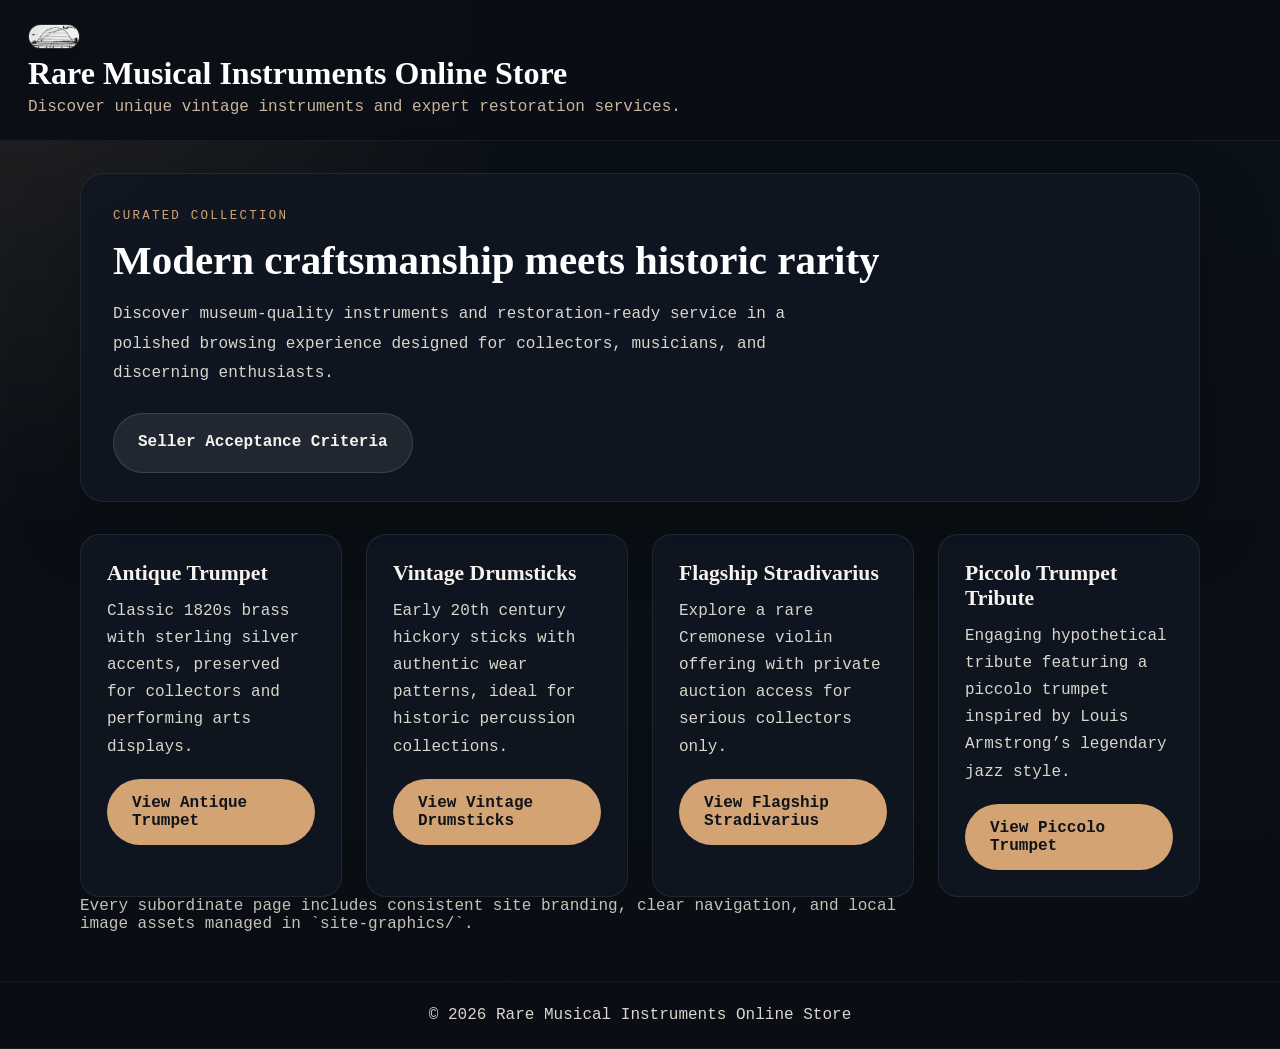
<file: index.html>
<!DOCTYPE html>
<html lang="en">
<head>
  <meta charset="UTF-8" />
  <meta name="viewport" content="width=device-width, initial-scale=1.0" />
  <title>Rare Musical Instruments Online Store</title>
  <link rel="stylesheet" href="styles.css" />
</head>
<body>
  <header>
    <div class="brand">
      <img src="site-graphics/trumpet-mute.jpg" alt="Rare Musical Instruments logo" class="site-logo" />
      <div class="brand-text">
        <h1>Rare Musical Instruments Online Store</h1>
        <p>Discover unique vintage instruments and expert restoration services.</p>
      </div>
    </div>
  </header>

  <main class="content">
    <section class="hero">
      <span class="eyebrow">Curated Collection</span>
      <h2>Modern craftsmanship meets historic rarity</h2>
      <p>Discover museum-quality instruments and restoration-ready service in a polished browsing experience designed for collectors, musicians, and discerning enthusiasts.</p>
      <p class="note" style="margin-top: 24px;">
        <a href="instrument-acceptance.html" class="button-link secondary-button">Seller Acceptance Criteria</a>
      </p>
    </section>

    <section class="featured-grid">
      <article class="card">
        <h3>Antique Trumpet</h3>
        <p>Classic 1820s brass with sterling silver accents, preserved for collectors and performing arts displays.</p>
        <a href="antique-trumpet.html" class="button-link primary-button">View Antique Trumpet</a>
      </article>
      <article class="card">
        <h3>Vintage Drumsticks</h3>
        <p>Early 20th century hickory sticks with authentic wear patterns, ideal for historic percussion collections.</p>
        <a href="drumsticks.html" class="button-link primary-button">View Vintage Drumsticks</a>
      </article>
      <article class="card">
        <h3>Flagship Stradivarius</h3>
        <p>Explore a rare Cremonese violin offering with private auction access for serious collectors only.</p>
        <a href="stradivarius.html" class="button-link primary-button">View Flagship Stradivarius</a>
      </article>
      <article class="card">
        <h3>Piccolo Trumpet Tribute</h3>
        <p>Engaging hypothetical tribute featuring a piccolo trumpet inspired by Louis Armstrong’s legendary jazz style.</p>
        <a href="piccolo-trumpet.html" class="button-link primary-button">View Piccolo Trumpet</a>
      </article>
    </section>

    <p class="note">Every subordinate page includes consistent site branding, clear navigation, and local image assets managed in `site-graphics/`.</p>
  </main>

  <footer>
    <p>© 2026 Rare Musical Instruments Online Store</p>
  </footer>
</body>
</html>
</file>
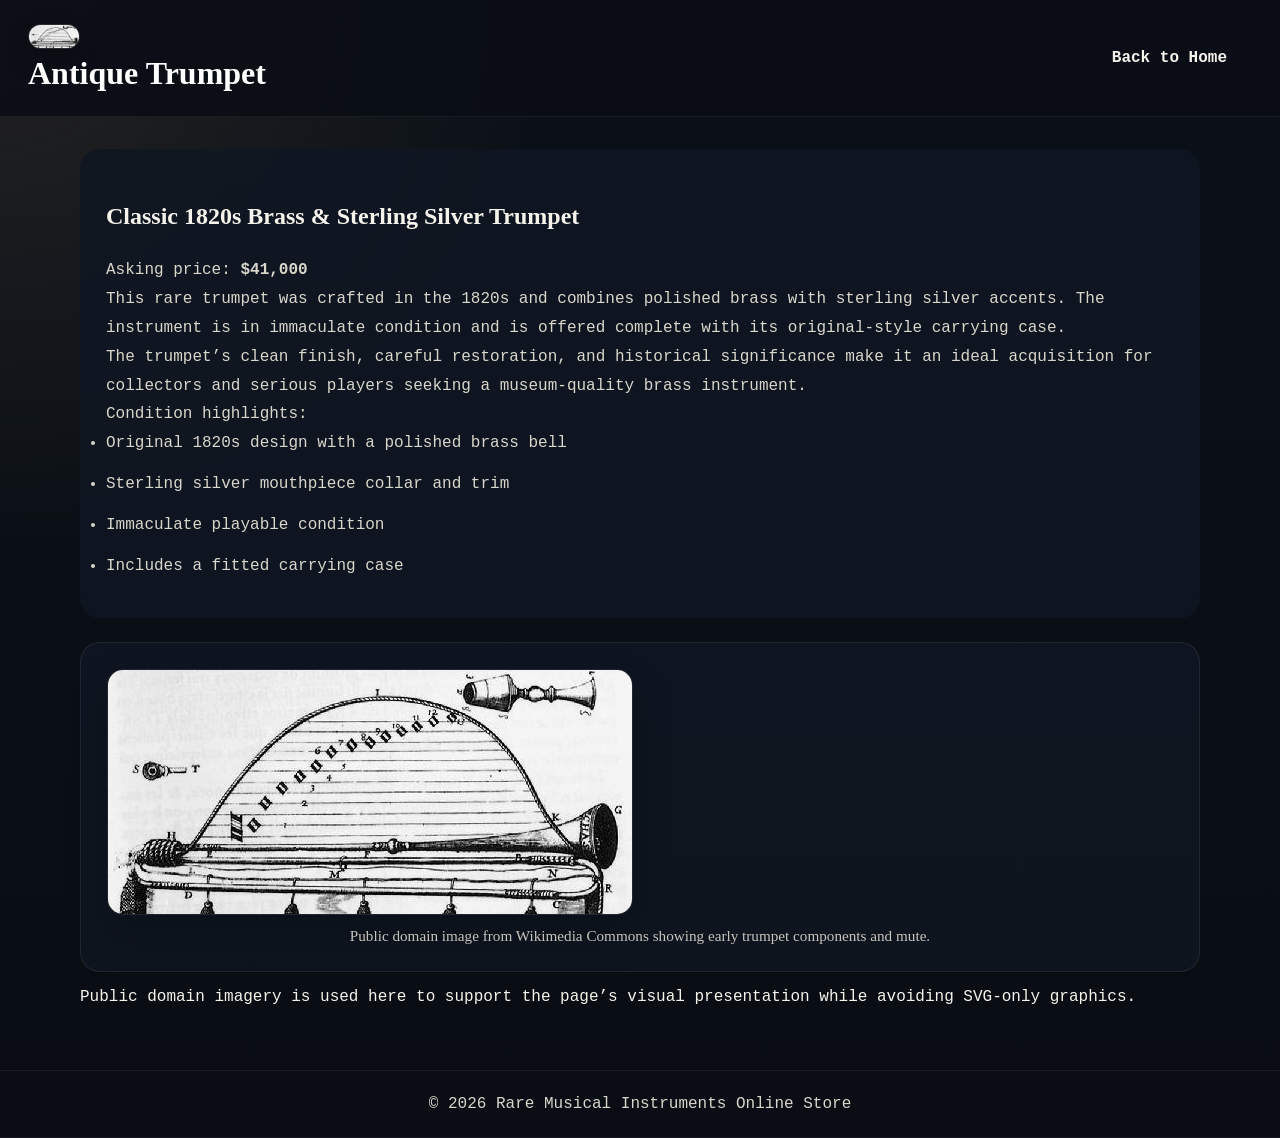
<file: antique-trumpet.html>
<!DOCTYPE html>
<html lang="en">
<head>
  <meta charset="UTF-8" />
  <meta name="viewport" content="width=device-width, initial-scale=1.0" />
  <title>Antique Trumpet | Rare Musical Instruments</title>
  <link rel="stylesheet" href="styles.css" />
</head>
<body>
  <header>
    <div class="brand">
      <img src="site-graphics/trumpet-mute.jpg" alt="Rare Musical Instruments logo" class="site-logo" />
      <div class="brand-text">
        <h1>Antique Trumpet</h1>
      </div>
    </div>
    <a href="index.html" class="button-link">Back to Home</a>
  </header>

  <main class="content">
    <section class="details">
      <h2>Classic 1820s Brass & Sterling Silver Trumpet</h2>
      <p>Asking price: <strong>$41,000</strong></p>
      <p>This rare trumpet was crafted in the 1820s and combines polished brass with sterling silver accents. The instrument is in immaculate condition and is offered complete with its original-style carrying case.</p>
      <p>The trumpet’s clean finish, careful restoration, and historical significance make it an ideal acquisition for collectors and serious players seeking a museum-quality brass instrument.</p>
      <p>Condition highlights:</p>
      <ul>
        <li>Original 1820s design with a polished brass bell</li>
        <li>Sterling silver mouthpiece collar and trim</li>
        <li>Immaculate playable condition</li>
        <li>Includes a fitted carrying case</li>
      </ul>
    </section>

    <section class="images">
      <div>
        <img src="site-graphics/trumpet-mute.jpg" alt="Public domain illustration of early trumpet components">
        <div class="caption">Public domain image from Wikimedia Commons showing early trumpet components and mute.</div>
      </div>
    </section>

    <p>Public domain imagery is used here to support the page’s visual presentation while avoiding SVG-only graphics.</p>
  </main>

  <footer>
    <p>© 2026 Rare Musical Instruments Online Store</p>
  </footer>
</body>
</html>
</file>
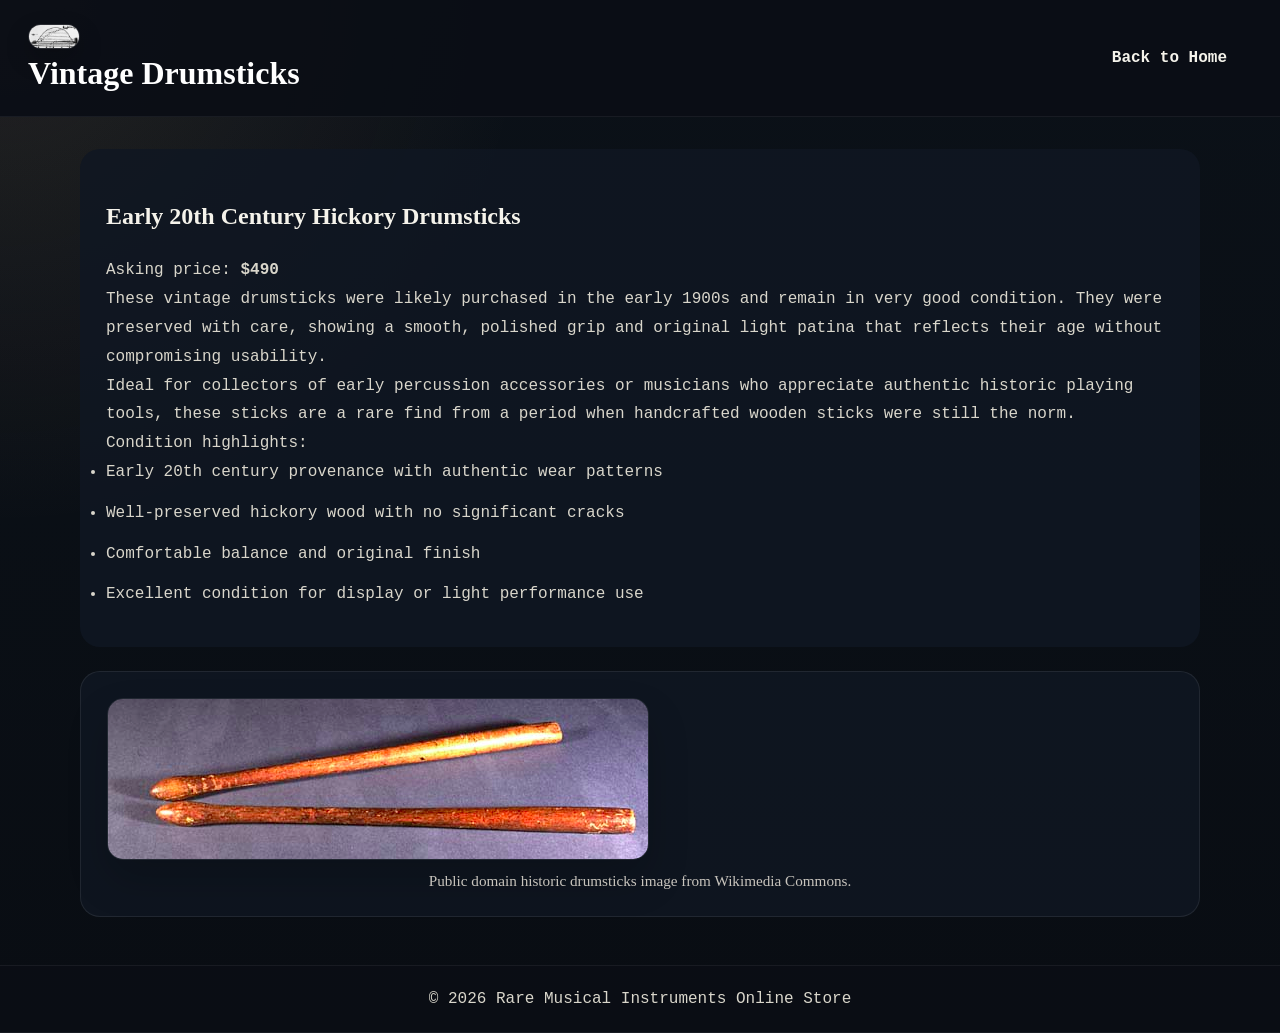
<file: drumsticks.html>
<!DOCTYPE html>
<html lang="en">
<head>
  <meta charset="UTF-8" />
  <meta name="viewport" content="width=device-width, initial-scale=1.0" />
  <title>Vintage Drumsticks | Rare Musical Instruments</title>
  <link rel="stylesheet" href="styles.css" />
</head>
<body>
  <header>
    <div class="brand">
      <img src="site-graphics/trumpet-mute.jpg" alt="Rare Musical Instruments logo" class="site-logo" />
      <div class="brand-text">
        <h1>Vintage Drumsticks</h1>
      </div>
    </div>
    <a href="index.html" class="button-link">Back to Home</a>
  </header>

  <main class="content">
    <section class="details">
      <h2>Early 20th Century Hickory Drumsticks</h2>
      <p>Asking price: <strong>$490</strong></p>
      <p>These vintage drumsticks were likely purchased in the early 1900s and remain in very good condition. They were preserved with care, showing a smooth, polished grip and original light patina that reflects their age without compromising usability.</p>
      <p>Ideal for collectors of early percussion accessories or musicians who appreciate authentic historic playing tools, these sticks are a rare find from a period when handcrafted wooden sticks were still the norm.</p>
      <p>Condition highlights:</p>
      <ul>
        <li>Early 20th century provenance with authentic wear patterns</li>
        <li>Well-preserved hickory wood with no significant cracks</li>
        <li>Comfortable balance and original finish</li>
        <li>Excellent condition for display or light performance use</li>
      </ul>
    </section>

    <section class="images">
      <div>
        <img src="site-graphics/drumsticks-1780.jpg" alt="Public domain image of historic drumsticks">
        <div class="caption">Public domain historic drumsticks image from Wikimedia Commons.</div>
      </div>
    </section>
  </main>

  <footer>
    <p>© 2026 Rare Musical Instruments Online Store</p>
  </footer>
</body>
</html>
</file>
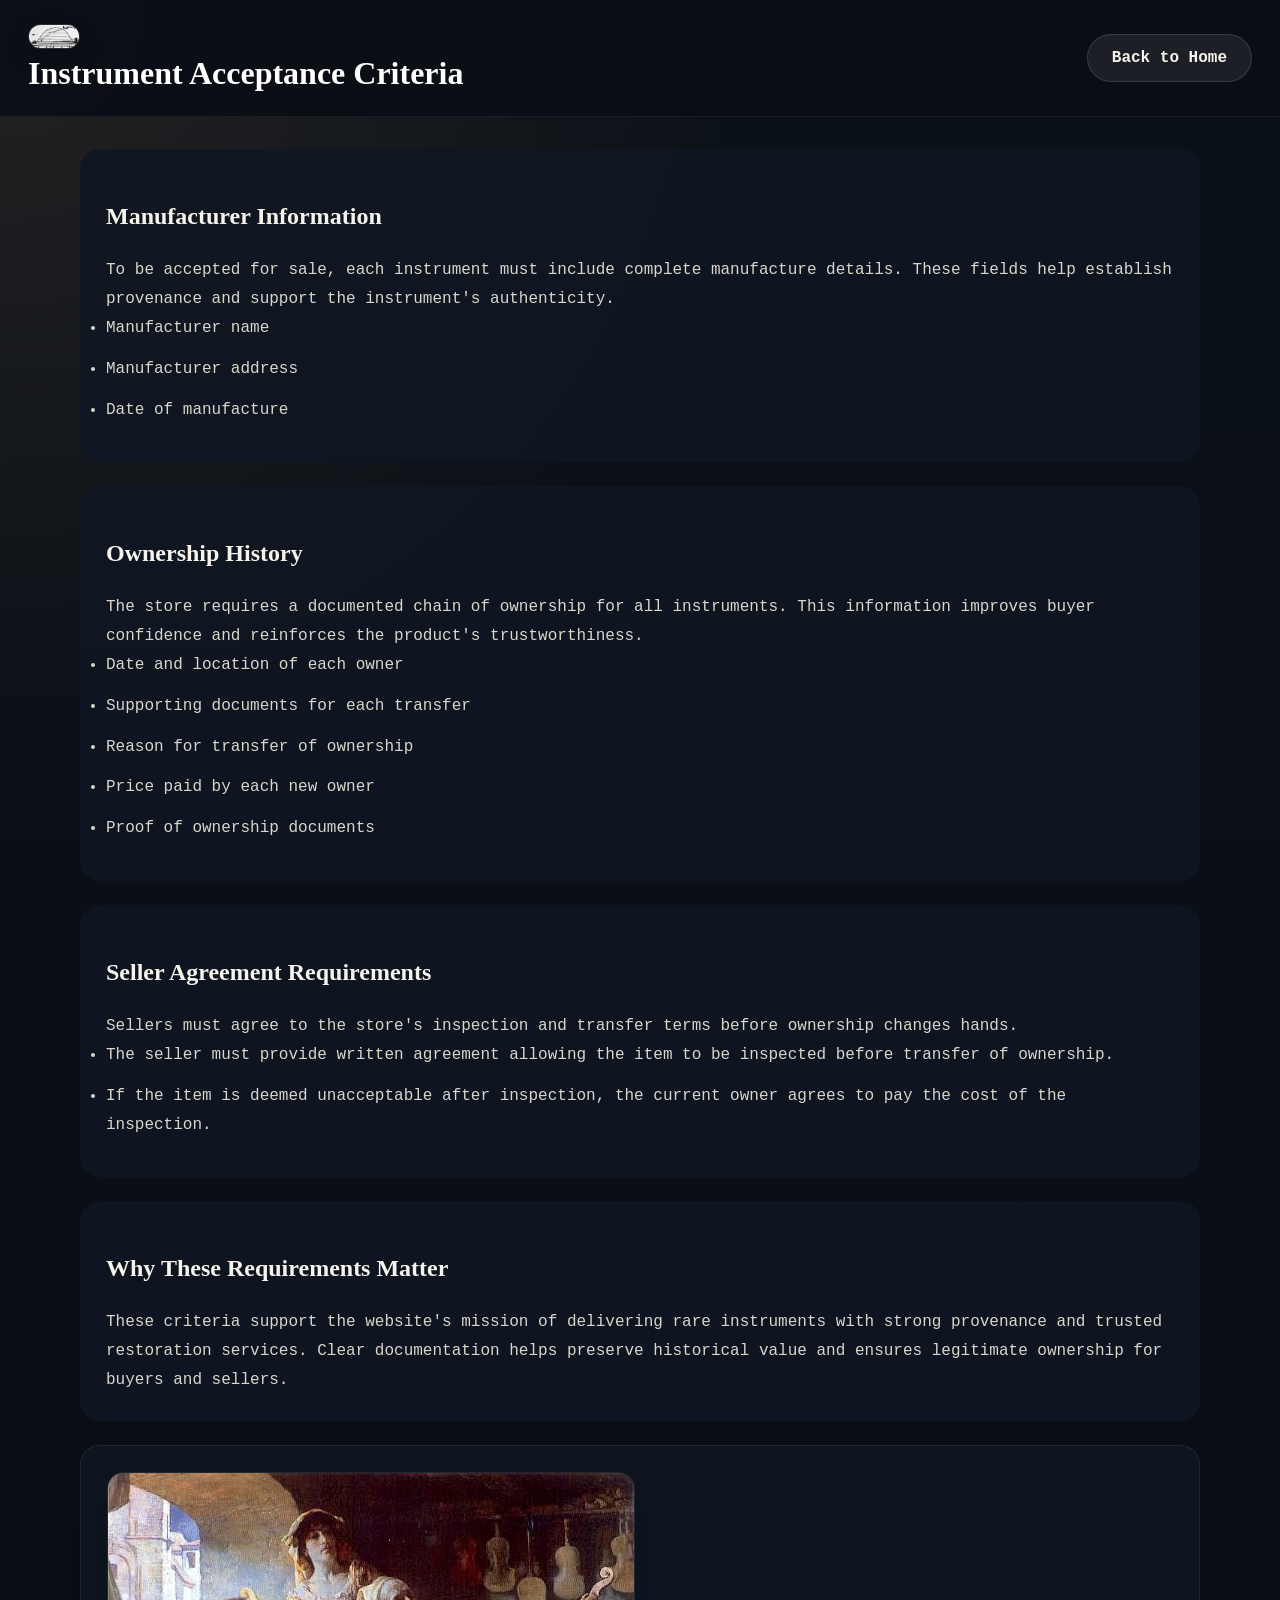
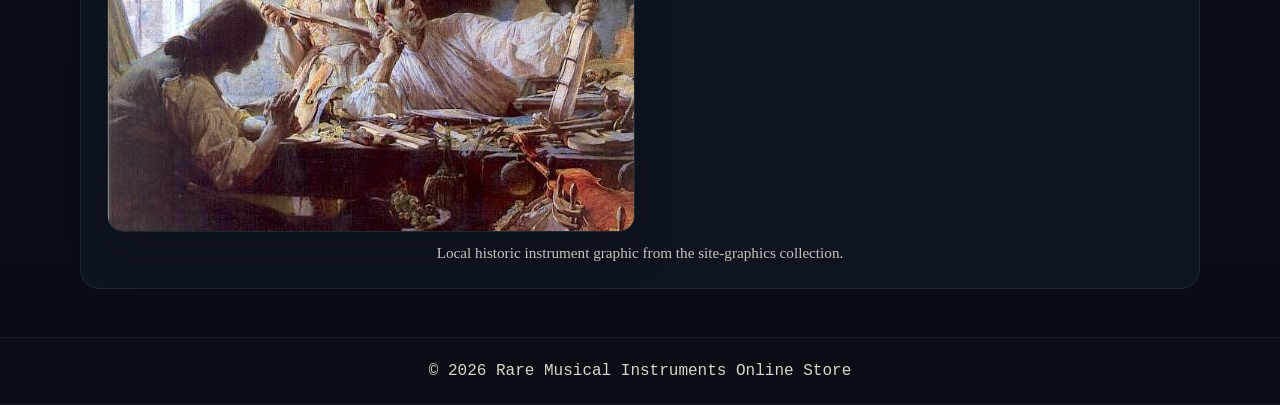
<file: instrument-acceptance.html>
<!DOCTYPE html>
<html lang="en">
<head>
  <meta charset="UTF-8" />
  <meta name="viewport" content="width=device-width, initial-scale=1.0" />
  <title>Instrument Acceptance Criteria | Rare Musical Instruments</title>
  <link rel="stylesheet" href="styles.css" />
</head>
<body>
  <header>
    <div class="brand">
      <img src="site-graphics/trumpet-mute.jpg" alt="Rare Musical Instruments logo" class="site-logo" />
      <div class="brand-text">
        <h1>Instrument Acceptance Criteria</h1>
      </div>
    </div>
    <a href="index.html" class="button-link secondary-button">Back to Home</a>
  </header>

  <main class="content">
    <section class="details">
      <h2>Manufacturer Information</h2>
      <p>To be accepted for sale, each instrument must include complete manufacture details. These fields help establish provenance and support the instrument's authenticity.</p>
      <ul>
        <li>Manufacturer name</li>
        <li>Manufacturer address</li>
        <li>Date of manufacture</li>
      </ul>
    </section>

    <section class="details">
      <h2>Ownership History</h2>
      <p>The store requires a documented chain of ownership for all instruments. This information improves buyer confidence and reinforces the product's trustworthiness.</p>
      <ul>
        <li>Date and location of each owner</li>
        <li>Supporting documents for each transfer</li>
        <li>Reason for transfer of ownership</li>
        <li>Price paid by each new owner</li>
        <li>Proof of ownership documents</li>
      </ul>
    </section>

    <section class="details">
      <h2>Seller Agreement Requirements</h2>
      <p>Sellers must agree to the store's inspection and transfer terms before ownership changes hands.</p>
      <ul>
        <li>The seller must provide written agreement allowing the item to be inspected before transfer of ownership.</li>
        <li>If the item is deemed unacceptable after inspection, the current owner agrees to pay the cost of the inspection.</li>
      </ul>
    </section>

    <section class="details">
      <h2>Why These Requirements Matter</h2>
      <p>These criteria support the website's mission of delivering rare instruments with strong provenance and trusted restoration services. Clear documentation helps preserve historical value and ensures legitimate ownership for buyers and sellers.</p>
    </section>

    <section class="images">
      <div>
        <img src="site-graphics/stradivari-portrait.jpg" alt="Portrait of a historic violin maker symbolizing provenance and craftsmanship">
        <div class="caption">Local historic instrument graphic from the site-graphics collection.</div>
      </div>
    </section>
  </main>

  <footer>
    <p>© 2026 Rare Musical Instruments Online Store</p>
  </footer>
</body>
</html>
</file>
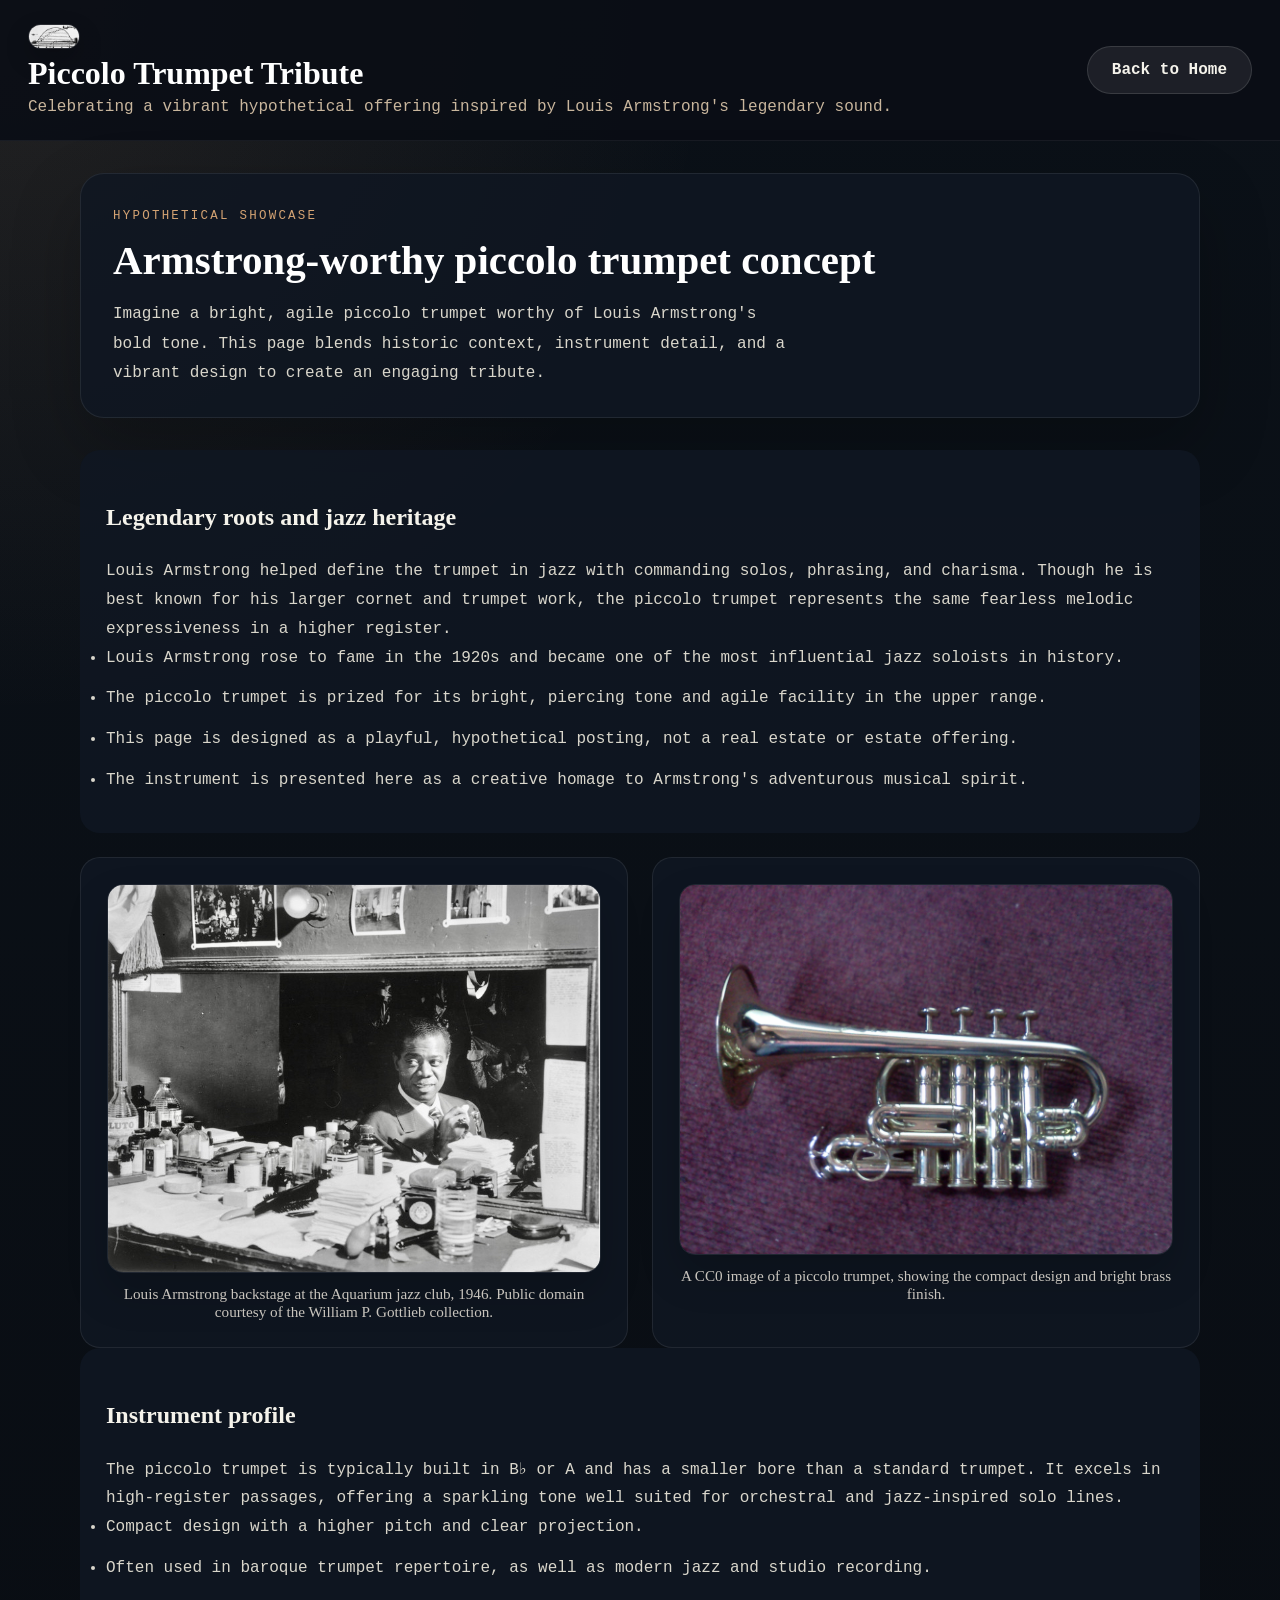
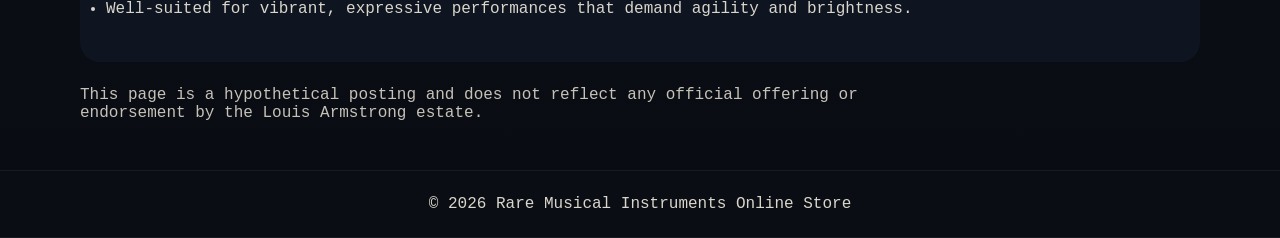
<file: piccolo-trumpet.html>
<!DOCTYPE html>
<html lang="en">
<head>
  <meta charset="UTF-8" />
  <meta name="viewport" content="width=device-width, initial-scale=1.0" />
  <title>Piccolo Trumpet Tribute | Rare Musical Instruments</title>
  <link rel="stylesheet" href="styles.css" />
</head>
<body>
  <header>
    <div class="brand">
      <img src="site-graphics/trumpet-mute.jpg" alt="Rare Musical Instruments logo" class="site-logo" />
      <div class="brand-text">
        <h1>Piccolo Trumpet Tribute</h1>
        <p>Celebrating a vibrant hypothetical offering inspired by Louis Armstrong's legendary sound.</p>
      </div>
    </div>
    <a href="index.html" class="button-link secondary-button">Back to Home</a>
  </header>

  <main class="content">
    <section class="hero">
      <span class="eyebrow">Hypothetical Showcase</span>
      <h2>Armstrong-worthy piccolo trumpet concept</h2>
      <p>Imagine a bright, agile piccolo trumpet worthy of Louis Armstrong's bold tone. This page blends historic context, instrument detail, and a vibrant design to create an engaging tribute.</p>
    </section>

    <section class="details">
      <h2>Legendary roots and jazz heritage</h2>
      <p>Louis Armstrong helped define the trumpet in jazz with commanding solos, phrasing, and charisma. Though he is best known for his larger cornet and trumpet work, the piccolo trumpet represents the same fearless melodic expressiveness in a higher register.</p>
      <ul>
        <li>Louis Armstrong rose to fame in the 1920s and became one of the most influential jazz soloists in history.</li>
        <li>The piccolo trumpet is prized for its bright, piercing tone and agile facility in the upper range.</li>
        <li>This page is designed as a playful, hypothetical posting, not a real estate or estate offering.</li>
        <li>The instrument is presented here as a creative homage to Armstrong's adventurous musical spirit.</li>
      </ul>
    </section>

    <section class="images">
      <div>
        <img src="site-graphics/armstrong-1946.jpg" alt="Louis Armstrong backstage at the Aquarium jazz club in 1946">
        <div class="caption">Louis Armstrong backstage at the Aquarium jazz club, 1946. Public domain courtesy of the William P. Gottlieb collection.</div>
      </div>
      <div>
        <img src="site-graphics/piccolo-trumpet.jpg" alt="Piccolo trumpet instrument photo">
        <div class="caption">A CC0 image of a piccolo trumpet, showing the compact design and bright brass finish.</div>
      </div>
    </section>

    <section class="details">
      <h2>Instrument profile</h2>
      <p>The piccolo trumpet is typically built in B♭ or A and has a smaller bore than a standard trumpet. It excels in high-register passages, offering a sparkling tone well suited for orchestral and jazz-inspired solo lines.</p>
      <ul>
        <li>Compact design with a higher pitch and clear projection.</li>
        <li>Often used in baroque trumpet repertoire, as well as modern jazz and studio recording.</li>
        <li>Well-suited for vibrant, expressive performances that demand agility and brightness.</li>
      </ul>
    </section>

    <p class="note">This page is a hypothetical posting and does not reflect any official offering or endorsement by the Louis Armstrong estate.</p>
  </main>

  <footer>
    <p>© 2026 Rare Musical Instruments Online Store</p>
  </footer>
</body>
</html>
</file>
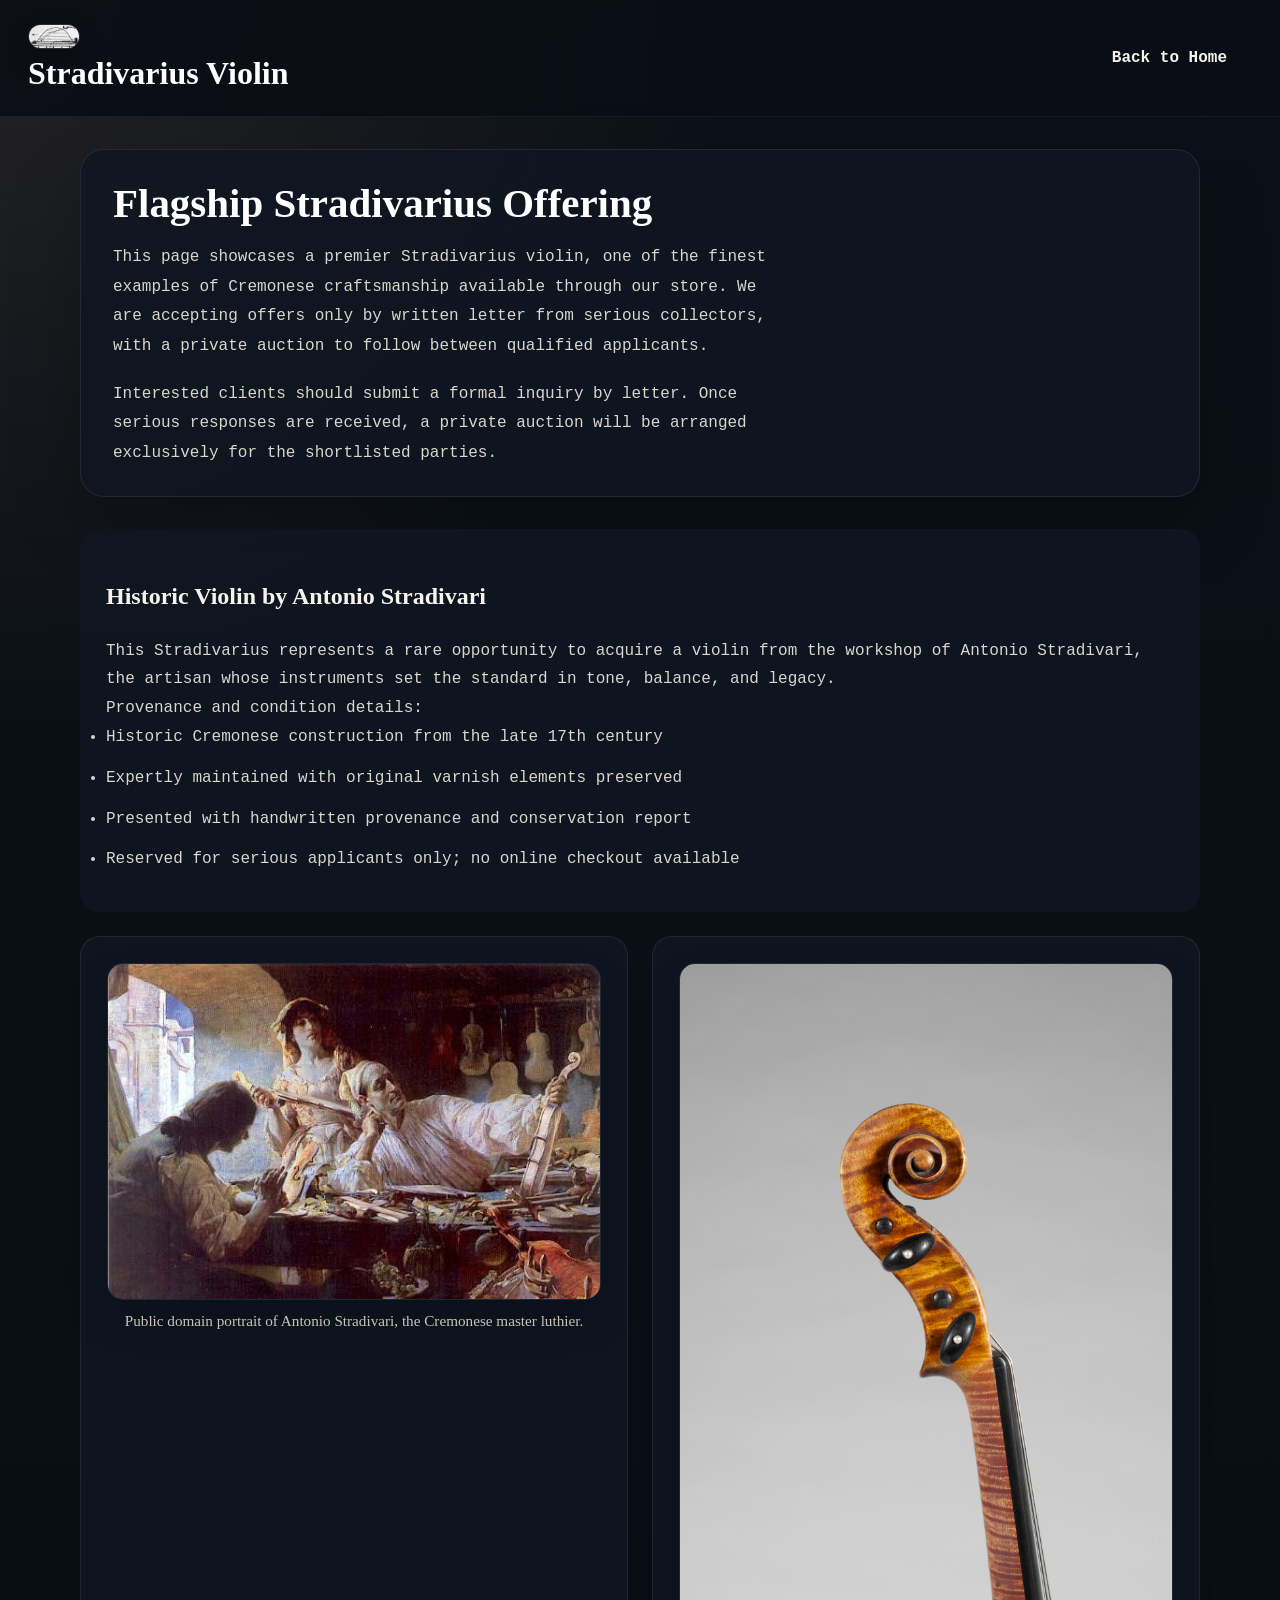
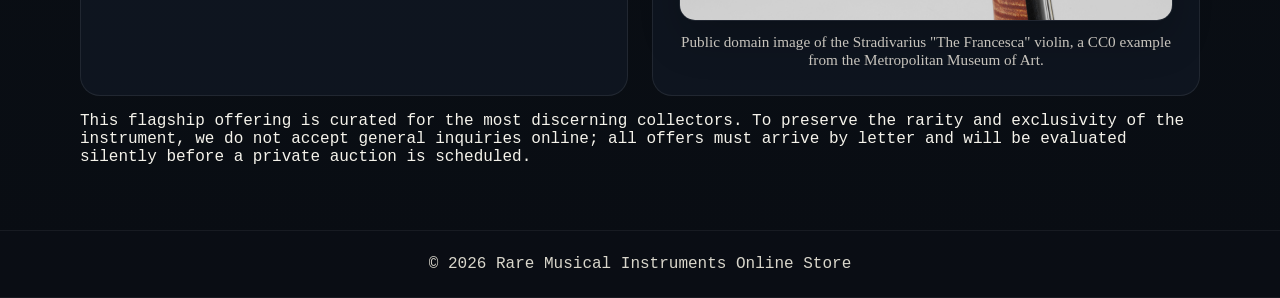
<file: stradivarius.html>
<!DOCTYPE html>
<html lang="en">
<head>
  <meta charset="UTF-8" />
  <meta name="viewport" content="width=device-width, initial-scale=1.0" />
  <title>Stradivarius Violin | Rare Musical Instruments</title>
  <link rel="stylesheet" href="styles.css" />
</head>
<body>
  <header>
    <div class="brand">
      <img src="site-graphics/trumpet-mute.jpg" alt="Rare Musical Instruments logo" class="site-logo" />
      <div class="brand-text">
        <h1>Stradivarius Violin</h1>
      </div>
    </div>
    <a href="index.html" class="button-link">Back to Home</a>
  </header>

  <main class="content">
    <section class="hero">
      <h2>Flagship Stradivarius Offering</h2>
      <p>This page showcases a premier Stradivarius violin, one of the finest examples of Cremonese craftsmanship available through our store. We are accepting offers only by written letter from serious collectors, with a private auction to follow between qualified applicants.</p>
      <p>Interested clients should submit a formal inquiry by letter. Once serious responses are received, a private auction will be arranged exclusively for the shortlisted parties.</p>
    </section>

    <section class="details">
      <h2>Historic Violin by Antonio Stradivari</h2>
      <p>This Stradivarius represents a rare opportunity to acquire a violin from the workshop of Antonio Stradivari, the artisan whose instruments set the standard in tone, balance, and legacy.</p>
      <p>Provenance and condition details:</p>
      <ul>
        <li>Historic Cremonese construction from the late 17th century</li>
        <li>Expertly maintained with original varnish elements preserved</li>
        <li>Presented with handwritten provenance and conservation report</li>
        <li>Reserved for serious applicants only; no online checkout available</li>
      </ul>
    </section>

    <section class="images">
      <div>
        <img src="site-graphics/stradivari-portrait.jpg" alt="Public domain portrait of Antonio Stradivari">
        <div class="caption">Public domain portrait of Antonio Stradivari, the Cremonese master luthier.</div>
      </div>
      <div>
        <img src="site-graphics/francesca-violin.jpg" alt="Public domain image of a Stradivarius violin">
        <div class="caption">Public domain image of the Stradivarius "The Francesca" violin, a CC0 example from the Metropolitan Museum of Art.</div>
      </div>
    </section>

    <p>This flagship offering is curated for the most discerning collectors. To preserve the rarity and exclusivity of the instrument, we do not accept general inquiries online; all offers must arrive by letter and will be evaluated silently before a private auction is scheduled.</p>
  </main>

  <footer>
    <p>© 2026 Rare Musical Instruments Online Store</p>
  </footer>
</body>
</html>
</file>
<file: styles.css>
:root {
  color-scheme: dark;
  font-family: Courier, monospace;
  background-color: #0b1118;
  color: #f5f3eb;
}

* {
  box-sizing: border-box;
}

body {
  margin: 0;
  min-height: 100vh;
  background: radial-gradient(circle at top left, rgba(212,163,115,0.12), transparent 32%),
              linear-gradient(180deg, #0b1118 0%, #090d13 100%);
  color: #f5f3eb;
  font-family: Courier, monospace;
}

img {
  max-width: 100%;
  display: block;
}

a {
  color: inherit;
  text-decoration: none;
}

header,
footer {
  padding: 24px 28px;
  background: rgba(10, 14, 21, 0.92);
  border-bottom: 1px solid rgba(255,255,255,0.06);
}

header {
  display: flex;
  flex-wrap: wrap;
  align-items: center;
  justify-content: space-between;
  gap: 18px;
}

header .brand {
  display: inline-flex;
  align-items: center;
  gap: 16px;
}

.brand-text {
  display: grid;
  gap: 6px;
}

.site-logo {
  width: 52px;
  height: auto;
  border-radius: 999px;
  border: 1px solid rgba(255,255,255,0.12);
  box-shadow: 0 10px 24px rgba(0, 0, 0, 0.22);
}

header h1,
.hero h2,
.page-title {
  font-family: "Times New Roman", Times, serif;
  color: #fff;
  margin: 0;
}

header .brand {
  display: grid;
  gap: 6px;
}

header p,
.hero p,
.details p,
.card p,
.note,
.caption,
footer p {
  color: #d9d6cb;
  margin: 0;
}

header p {
  color: #c9b69d;
}

.content {
  width: min(1120px, calc(100% - 48px));
  margin: 0 auto;
  padding: 32px 0 48px;
}

.hero {
  background: rgba(16, 23, 34, 0.88);
  border: 1px solid rgba(255,255,255,0.08);
  border-radius: 24px;
  padding: 32px 32px 28px;
  box-shadow: 0 28px 70px rgba(0, 0, 0, 0.24);
  margin-bottom: 32px;
}

.hero h2 {
  font-size: clamp(2rem, 3.2vw, 3rem);
  line-height: 1.05;
}

.hero p {
  max-width: 70ch;
  margin-top: 18px;
  line-height: 1.85;
}

.eyebrow {
  display: inline-block;
  margin-bottom: 16px;
  color: #d4a373;
  letter-spacing: 0.18em;
  text-transform: uppercase;
  font-size: 0.78rem;
}

.featured-grid,
.images {
  display: grid;
  grid-template-columns: repeat(auto-fit, minmax(260px, 1fr));
  gap: 24px;
}

.card,
.images > div,
.details,
.hero {
  background: rgba(16, 23, 34, 0.86);
}

.card,
.images > div {
  border: 1px solid rgba(255,255,255,0.08);
  border-radius: 20px;
  padding: 26px;
}

.card h3,
.card h2,
.details h2,
.images .caption {
  font-family: "Times New Roman", Times, serif;
}

.card h3 {
  margin-top: 0;
  margin-bottom: 0.75rem;
  font-size: 1.35rem;
}

.card p,
.details p,
.details ul,
.caption {
  margin: 0;
  color: #d9d6cb;
}

.card p {
  margin-bottom: 18px;
  line-height: 1.7;
}

.details {
  line-height: 1.8;
  padding: 26px;
  border-radius: 20px;
  margin-bottom: 24px;
}

.details h2 {
  margin-bottom: 18px;
}

ul {
  margin: 1rem 0 0 1.2rem;
  padding-left: 0;
  list-style: disc;
}

li {
  margin-bottom: 0.75rem;
}

.button-link {
  display: inline-flex;
  align-items: center;
  justify-content: center;
  gap: 0.5rem;
  padding: 14px 24px;
  border-radius: 999px;
  border: 1px solid transparent;
  font-weight: 700;
  transition: transform 0.2s ease, box-shadow 0.2s ease, background 0.2s ease;
}

.button-link:hover {
  transform: translateY(-2px);
  box-shadow: 0 18px 38px rgba(0, 0, 0, 0.22);
}

.primary-button {
  background: #d4a373;
  color: #10131a;
}

.secondary-button {
  background: rgba(255,255,255,0.08);
  color: #f5f3eb;
  border-color: rgba(255,255,255,0.12);
}

.images img {
  border-radius: 16px;
  border: 1px solid rgba(255,255,255,0.08);
  box-shadow: 0 20px 40px rgba(0, 0, 0, 0.18);
}

.caption {
  margin-top: 12px;
  font-size: 0.95rem;
  color: #c8c4bd;
  text-align: center;
}

.note {
  color: #c6c2b8;
  max-width: 820px;
}

footer {
  text-align: center;
  color: #b7b3aa;
  border-top: 1px solid rgba(255,255,255,0.06);
}

@media (max-width: 720px) {
  header {
    padding: 18px 18px;
    justify-content: center;
    text-align: center;
  }

  .content {
    padding: 24px 18px 36px;
  }

  .featured-grid,
  .images,
  .details {
    grid-template-columns: 1fr;
  }

  .details {
    padding: 22px;
  }
}
</file>
